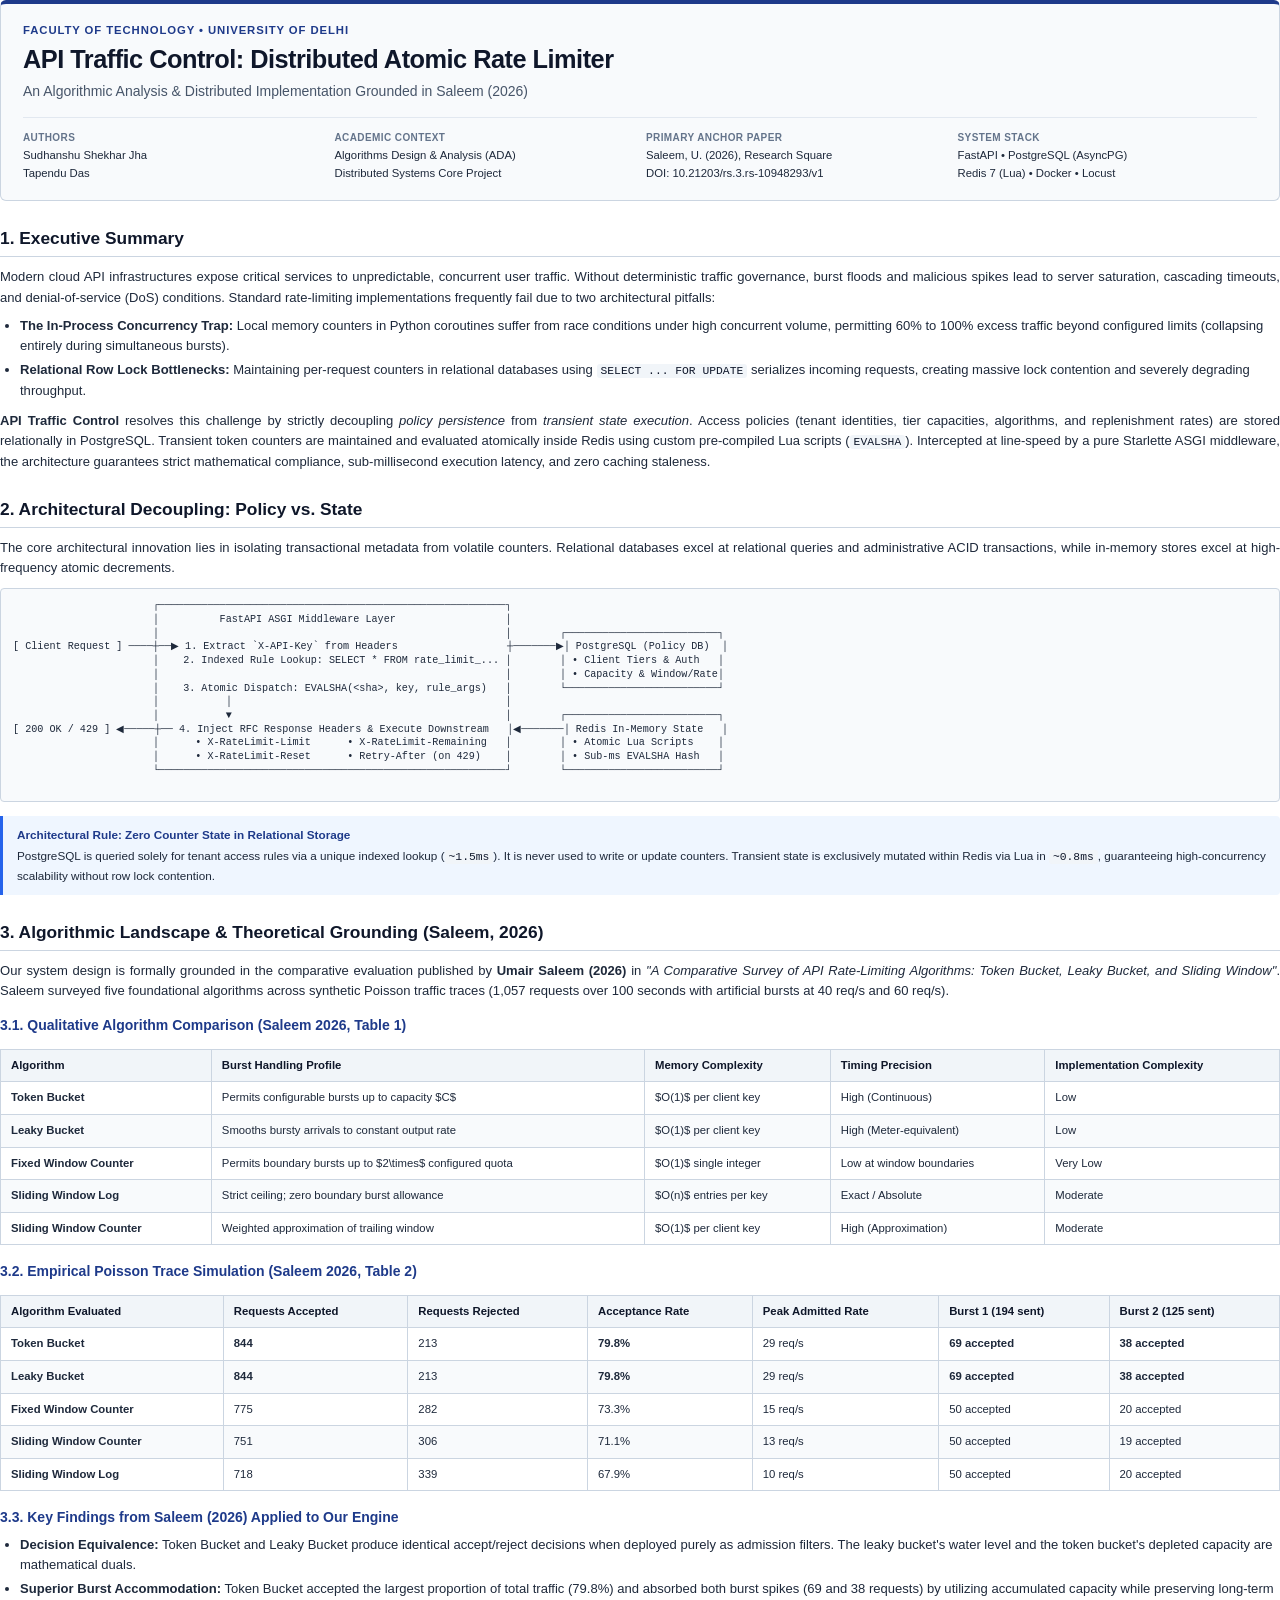
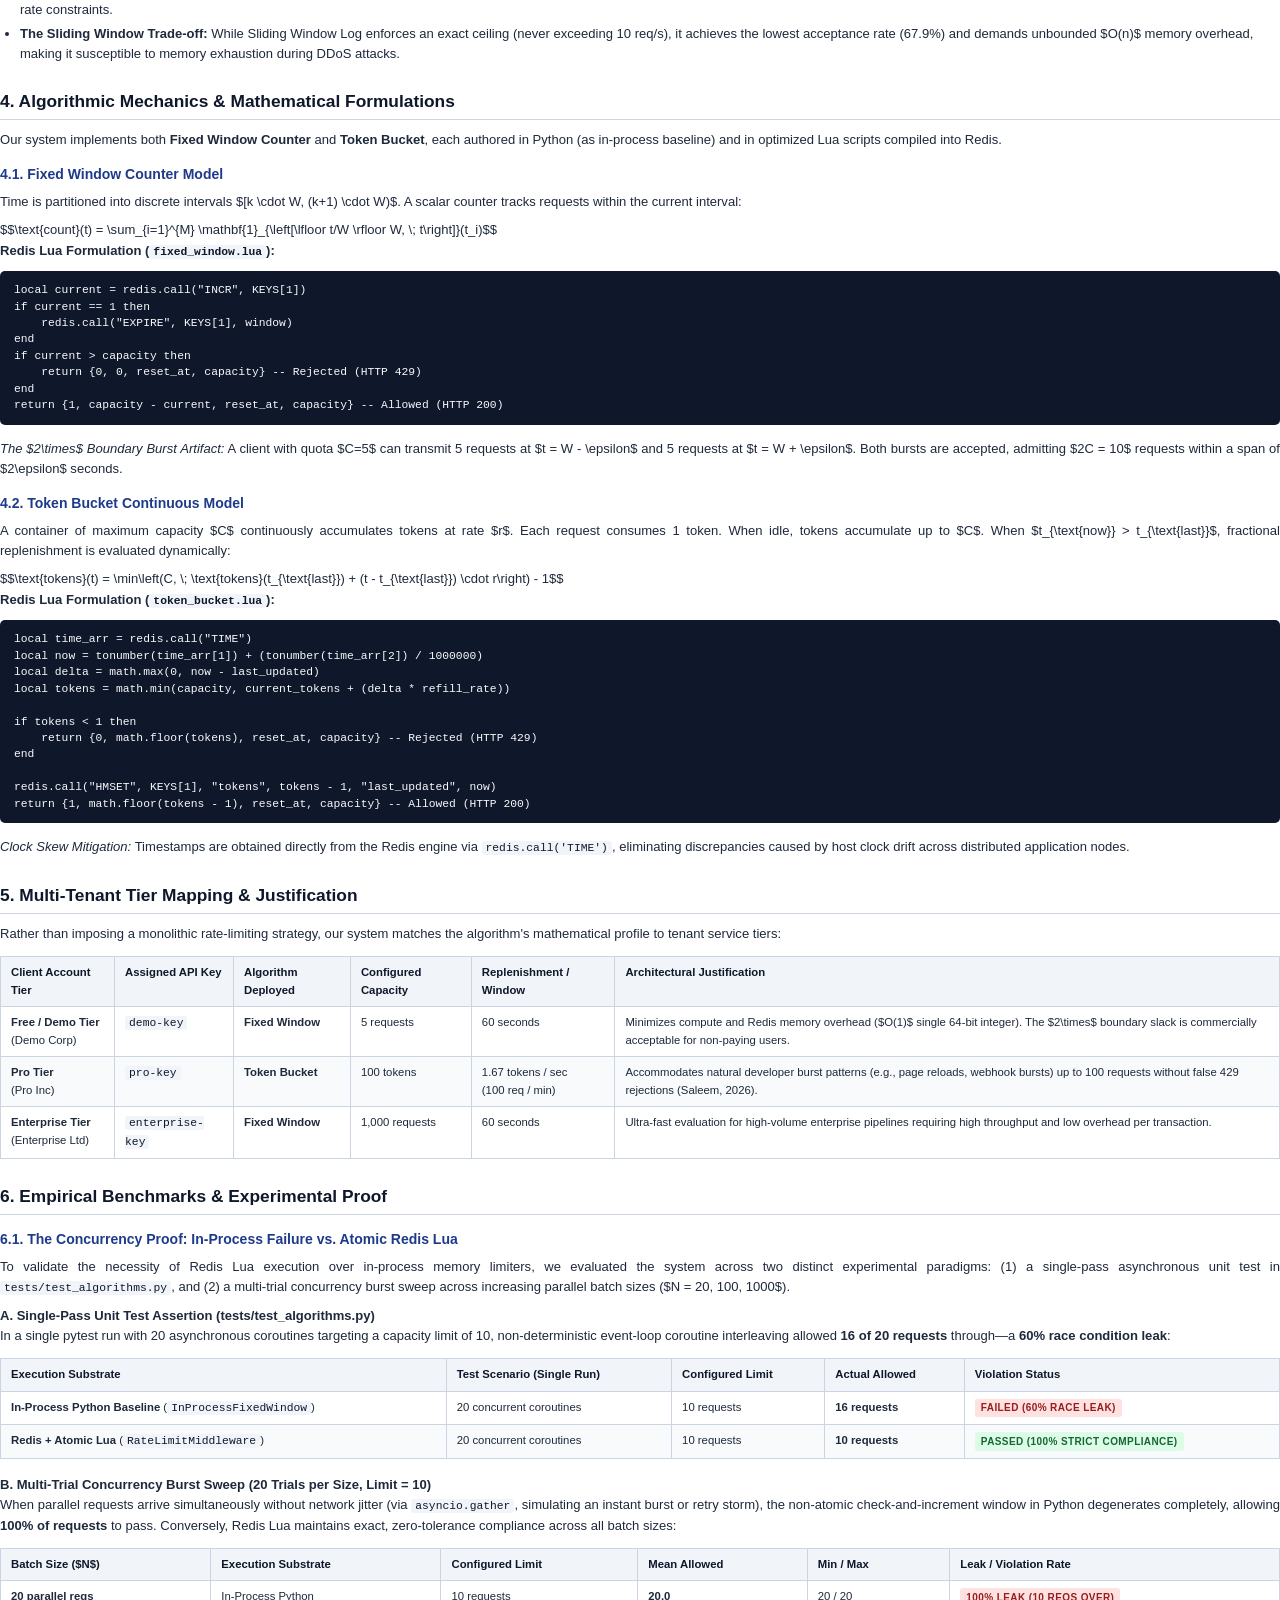
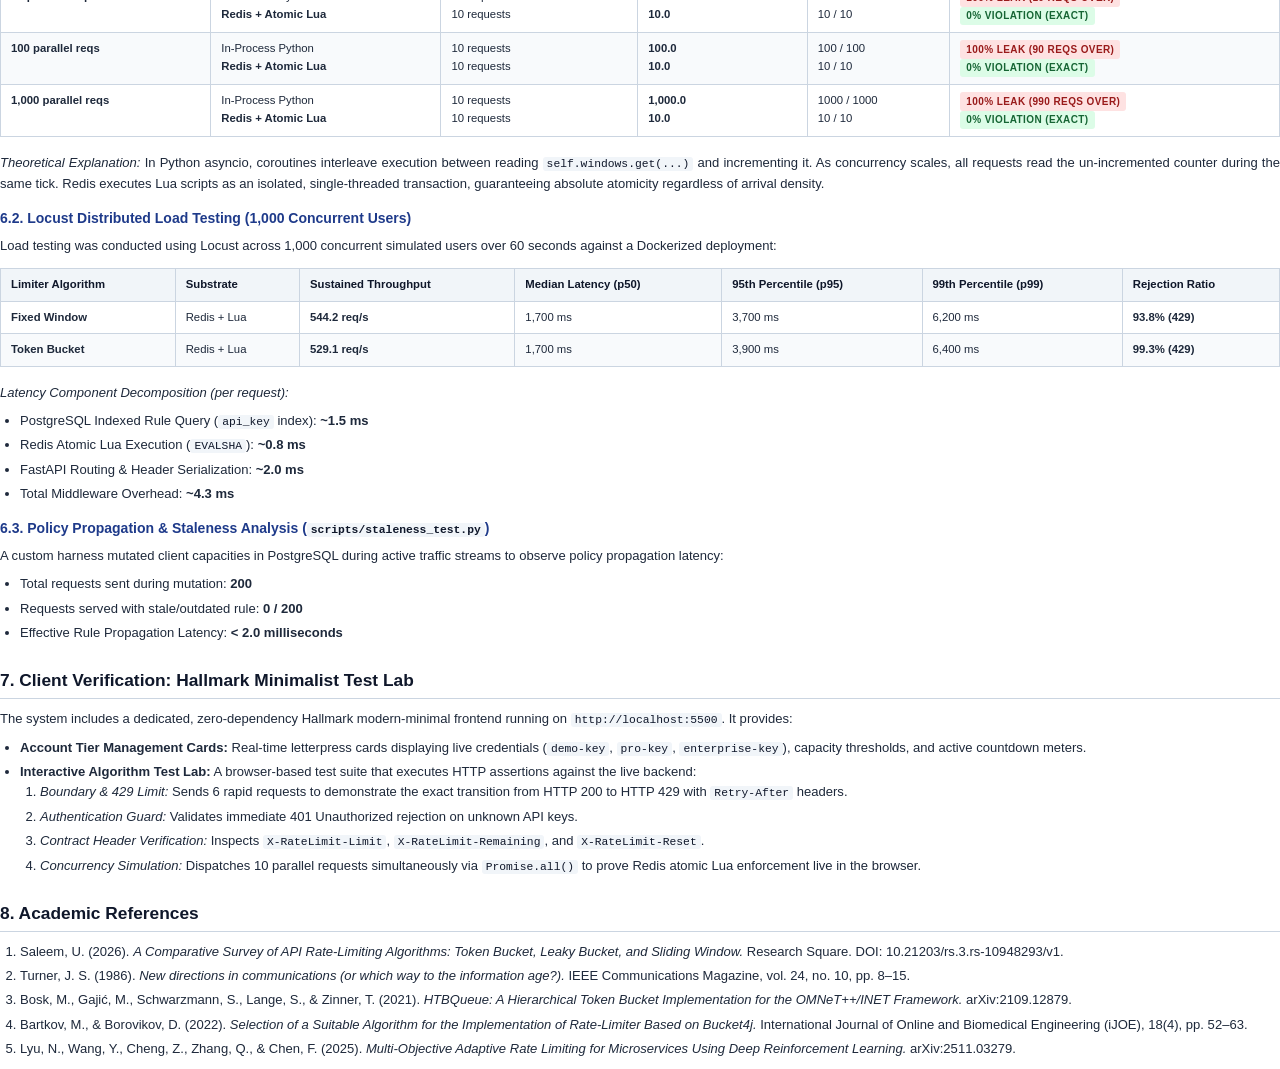
<file: docs/project_report.html>
<!DOCTYPE html>
<html lang="en">
<head>
  <meta charset="UTF-8">
  <title>API Traffic Control — Technical Project Report</title>
  <style>
    @page {
      size: A4;
      margin: 16mm 16mm 16mm 16mm;
      @bottom-right {
        content: counter(page);
        font-family: system-ui, -apple-system, BlinkMacSystemFont, "Segoe UI", Roboto, sans-serif;
        font-size: 8pt;
        color: #64748b;
      }
    }

    *, *::before, *::after {
      box-sizing: border-box;
      margin: 0;
      padding: 0;
    }

    body {
      font-family: -apple-system, BlinkMacSystemFont, "Segoe UI", Roboto, Helvetica, Arial, sans-serif;
      font-size: 9.8pt;
      line-height: 1.55;
      color: #1e293b;
      background: #ffffff;
    }

    /* Cover / Header Section */
    .header-card {
      border: 1px solid #cbd5e1;
      border-top: 4px solid #1e3a8a;
      border-radius: 6px;
      padding: 18px 22px;
      margin-bottom: 22px;
      background: #f8fafc;
    }
    .institution {
      font-size: 8.5pt;
      font-weight: 700;
      letter-spacing: 0.08em;
      text-transform: uppercase;
      color: #1e3a8a;
      margin-bottom: 4px;
    }
    h1 {
      font-size: 19pt;
      font-weight: 800;
      color: #0f172a;
      line-height: 1.25;
      margin-bottom: 6px;
      letter-spacing: -0.02em;
    }
    .subtitle {
      font-size: 10.5pt;
      font-weight: 500;
      color: #475569;
      margin-bottom: 14px;
    }
    .meta-grid {
      display: grid;
      grid-template-columns: repeat(4, 1fr);
      gap: 12px;
      padding-top: 12px;
      border-top: 1px solid #e2e8f0;
      font-size: 8.5pt;
    }
    .meta-item strong {
      display: block;
      color: #64748b;
      font-size: 7.5pt;
      text-transform: uppercase;
      letter-spacing: 0.04em;
      margin-bottom: 2px;
    }

    /* Headings */
    h2 {
      font-size: 13pt;
      font-weight: 700;
      color: #0f172a;
      border-bottom: 1.5px solid #cbd5e1;
      padding-bottom: 4px;
      margin-top: 24px;
      margin-bottom: 10px;
      page-break-after: avoid;
    }
    h3 {
      font-size: 10.5pt;
      font-weight: 600;
      color: #1e3a8a;
      margin-top: 14px;
      margin-bottom: 6px;
      page-break-after: avoid;
    }

    p {
      margin-bottom: 8px;
      text-align: justify;
    }

    /* Lists */
    ul, ol {
      margin-left: 20px;
      margin-bottom: 10px;
    }
    li {
      margin-bottom: 4px;
    }

    /* Tables */
    table {
      width: 100%;
      border-collapse: collapse;
      margin: 12px 0 16px 0;
      font-size: 8.5pt;
      page-break-inside: avoid;
    }
    th, td {
      padding: 7px 10px;
      border: 1px solid #cbd5e1;
      text-align: left;
      vertical-align: top;
    }
    th {
      background-color: #f1f5f9;
      color: #0f172a;
      font-weight: 600;
    }
    tr:nth-child(even) td {
      background-color: #f8fafc;
    }

    /* Callout & Highlights */
    .callout {
      border-left: 3.5px solid #2563eb;
      background: #eff6ff;
      padding: 10px 14px;
      border-radius: 0 4px 4px 0;
      margin: 12px 0;
      font-size: 8.8pt;
      page-break-inside: avoid;
    }
    .callout-title {
      font-weight: 700;
      color: #1e3a8a;
      margin-bottom: 3px;
    }

    .badge {
      display: inline-block;
      padding: 1.5px 6px;
      border-radius: 3px;
      font-size: 7.5pt;
      font-weight: 700;
      text-transform: uppercase;
      letter-spacing: 0.04em;
    }
    .badge-success { background: #dcfce7; color: #166534; }
    .badge-danger  { background: #fee2e2; color: #991b1b; }
    .badge-info    { background: #e0e7ff; color: #3730a3; }

    /* Code blocks & ASCII diagrams */
    pre, code {
      font-family: "SFMono-Regular", Consolas, "Liberation Mono", Menlo, Courier, monospace;
    }
    code {
      font-size: 8.5pt;
      background: #f1f5f9;
      padding: 1px 4px;
      border-radius: 3px;
      color: #0f172a;
    }
    pre {
      background: #0f172a;
      color: #f8fafc;
      padding: 11px 14px;
      border-radius: 5px;
      font-size: 8pt;
      line-height: 1.45;
      overflow-x: auto;
      margin: 10px 0 14px 0;
      page-break-inside: avoid;
    }
    pre code {
      background: transparent;
      color: inherit;
      padding: 0;
    }

    .ascii-diagram {
      background: #f8fafc;
      color: #1e293b;
      border: 1px solid #cbd5e1;
      font-size: 7.6pt;
      line-height: 1.35;
      padding: 10px 12px;
      border-radius: 4px;
      white-space: pre;
    }

    .page-break {
      page-break-before: always;
    }
  </style>
</head>
<body>

  <!-- HEADER / METADATA CARD -->
  <div class="header-card">
    <div class="institution">Faculty of Technology &bull; University of Delhi</div>
    <h1>API Traffic Control: Distributed Atomic Rate Limiter</h1>
    <div class="subtitle">An Algorithmic Analysis & Distributed Implementation Grounded in Saleem (2026)</div>
    <div class="meta-grid">
      <div class="meta-item">
        <strong>Authors</strong>
        Sudhanshu Shekhar Jha<br>Tapendu Das
      </div>
      <div class="meta-item">
        <strong>Academic Context</strong>
        Algorithms Design & Analysis (ADA)<br>Distributed Systems Core Project
      </div>
      <div class="meta-item">
        <strong>Primary Anchor Paper</strong>
        Saleem, U. (2026), Research Square<br>DOI: 10.21203/rs.3.rs-10948293/v1
      </div>
      <div class="meta-item">
        <strong>System Stack</strong>
        FastAPI &bull; PostgreSQL (AsyncPG)<br>Redis 7 (Lua) &bull; Docker &bull; Locust
      </div>
    </div>
  </div>

  <!-- SECTION 1: EXECUTIVE SUMMARY -->
  <h2>1. Executive Summary</h2>
  <p>
    Modern cloud API infrastructures expose critical services to unpredictable, concurrent user traffic. Without deterministic traffic governance, burst floods and malicious spikes lead to server saturation, cascading timeouts, and denial-of-service (DoS) conditions. Standard rate-limiting implementations frequently fail due to two architectural pitfalls:
  </p>
  <ul>
    <li><strong>The In-Process Concurrency Trap:</strong> Local memory counters in Python coroutines suffer from race conditions under high concurrent volume, permitting 60% to 100% excess traffic beyond configured limits (collapsing entirely during simultaneous bursts).</li>
    <li><strong>Relational Row Lock Bottlenecks:</strong> Maintaining per-request counters in relational databases using <code>SELECT ... FOR UPDATE</code> serializes incoming requests, creating massive lock contention and severely degrading throughput.</li>
  </ul>
  <p>
    <strong>API Traffic Control</strong> resolves this challenge by strictly decoupling <em>policy persistence</em> from <em>transient state execution</em>. Access policies (tenant identities, tier capacities, algorithms, and replenishment rates) are stored relationally in PostgreSQL. Transient token counters are maintained and evaluated atomically inside Redis using custom pre-compiled Lua scripts (<code>EVALSHA</code>). Intercepted at line-speed by a pure Starlette ASGI middleware, the architecture guarantees strict mathematical compliance, sub-millisecond execution latency, and zero caching staleness.
  </p>

  <!-- SECTION 2: SYSTEM ARCHITECTURE -->
  <h2>2. Architectural Decoupling: Policy vs. State</h2>
  <p>
    The core architectural innovation lies in isolating transactional metadata from volatile counters. Relational databases excel at relational queries and administrative ACID transactions, while in-memory stores excel at high-frequency atomic decrements.
  </p>

  <pre class="ascii-diagram">
                       ┌─────────────────────────────────────────────────────────┐
                       │          FastAPI ASGI Middleware Layer                  │
                       │                                                         │        ┌─────────────────────────┐
[ Client Request ] ────┼──▶ 1. Extract `X-API-Key` from Headers                  ┼───────▶│ PostgreSQL (Policy DB)  │
                       │    2. Indexed Rule Lookup: SELECT * FROM rate_limit_... │        │ • Client Tiers & Auth   │
                       │                                                         │        │ • Capacity & Window/Rate│
                       │    3. Atomic Dispatch: EVALSHA(&lt;sha&gt;, key, rule_args)   │        └─────────────────────────┘
                       │           │                                             │
                       │           ▼                                             │        ┌─────────────────────────┐
[ 200 OK / 429 ] ◀─────┼── 4. Inject RFC Response Headers & Execute Downstream   │◀───────│ Redis In-Memory State   │
                       │      • X-RateLimit-Limit      • X-RateLimit-Remaining   │        │ • Atomic Lua Scripts    │
                       │      • X-RateLimit-Reset      • Retry-After (on 429)    │        │ • Sub-ms EVALSHA Hash   │
                       └─────────────────────────────────────────────────────────┘        └─────────────────────────┘
  </pre>

  <div class="callout">
    <div class="callout-title">Architectural Rule: Zero Counter State in Relational Storage</div>
    PostgreSQL is queried solely for tenant access rules via a unique indexed lookup (<code>~1.5ms</code>). It is never used to write or update counters. Transient state is exclusively mutated within Redis via Lua in <code>~0.8ms</code>, guaranteeing high-concurrency scalability without row lock contention.
  </div>

  <!-- SECTION 3: THEORETICAL ANALYSIS & RESEARCH GROUNDING -->
  <div class="page-break"></div>
  <h2>3. Algorithmic Landscape & Theoretical Grounding (Saleem, 2026)</h2>
  <p>
    Our system design is formally grounded in the comparative evaluation published by <strong>Umair Saleem (2026)</strong> in <em>"A Comparative Survey of API Rate-Limiting Algorithms: Token Bucket, Leaky Bucket, and Sliding Window"</em>. Saleem surveyed five foundational algorithms across synthetic Poisson traffic traces (1,057 requests over 100 seconds with artificial bursts at 40 req/s and 60 req/s).
  </p>

  <h3>3.1. Qualitative Algorithm Comparison (Saleem 2026, Table 1)</h3>
  <table>
    <thead>
      <tr>
        <th>Algorithm</th>
        <th>Burst Handling Profile</th>
        <th>Memory Complexity</th>
        <th>Timing Precision</th>
        <th>Implementation Complexity</th>
      </tr>
    </thead>
    <tbody>
      <tr>
        <td><strong>Token Bucket</strong></td>
        <td>Permits configurable bursts up to capacity $C$</td>
        <td>$O(1)$ per client key</td>
        <td>High (Continuous)</td>
        <td>Low</td>
      </tr>
      <tr>
        <td><strong>Leaky Bucket</strong></td>
        <td>Smooths bursty arrivals to constant output rate</td>
        <td>$O(1)$ per client key</td>
        <td>High (Meter-equivalent)</td>
        <td>Low</td>
      </tr>
      <tr>
        <td><strong>Fixed Window Counter</strong></td>
        <td>Permits boundary bursts up to $2\times$ configured quota</td>
        <td>$O(1)$ single integer</td>
        <td>Low at window boundaries</td>
        <td>Very Low</td>
      </tr>
      <tr>
        <td><strong>Sliding Window Log</strong></td>
        <td>Strict ceiling; zero boundary burst allowance</td>
        <td>$O(n)$ entries per key</td>
        <td>Exact / Absolute</td>
        <td>Moderate</td>
      </tr>
      <tr>
        <td><strong>Sliding Window Counter</strong></td>
        <td>Weighted approximation of trailing window</td>
        <td>$O(1)$ per client key</td>
        <td>High (Approximation)</td>
        <td>Moderate</td>
      </tr>
    </tbody>
  </table>

  <h3>3.2. Empirical Poisson Trace Simulation (Saleem 2026, Table 2)</h3>
  <table>
    <thead>
      <tr>
        <th>Algorithm Evaluated</th>
        <th>Requests Accepted</th>
        <th>Requests Rejected</th>
        <th>Acceptance Rate</th>
        <th>Peak Admitted Rate</th>
        <th>Burst 1 (194 sent)</th>
        <th>Burst 2 (125 sent)</th>
      </tr>
    </thead>
    <tbody>
      <tr>
        <td><strong>Token Bucket</strong></td>
        <td><strong>844</strong></td>
        <td>213</td>
        <td><strong>79.8%</strong></td>
        <td>29 req/s</td>
        <td><strong>69 accepted</strong></td>
        <td><strong>38 accepted</strong></td>
      </tr>
      <tr>
        <td><strong>Leaky Bucket</strong></td>
        <td><strong>844</strong></td>
        <td>213</td>
        <td><strong>79.8%</strong></td>
        <td>29 req/s</td>
        <td><strong>69 accepted</strong></td>
        <td><strong>38 accepted</strong></td>
      </tr>
      <tr>
        <td><strong>Fixed Window Counter</strong></td>
        <td>775</td>
        <td>282</td>
        <td>73.3%</td>
        <td>15 req/s</td>
        <td>50 accepted</td>
        <td>20 accepted</td>
      </tr>
      <tr>
        <td><strong>Sliding Window Counter</strong></td>
        <td>751</td>
        <td>306</td>
        <td>71.1%</td>
        <td>13 req/s</td>
        <td>50 accepted</td>
        <td>19 accepted</td>
      </tr>
      <tr>
        <td><strong>Sliding Window Log</strong></td>
        <td>718</td>
        <td>339</td>
        <td>67.9%</td>
        <td>10 req/s</td>
        <td>50 accepted</td>
        <td>20 accepted</td>
      </tr>
    </tbody>
  </table>

  <h3>3.3. Key Findings from Saleem (2026) Applied to Our Engine</h3>
  <ul>
    <li><strong>Decision Equivalence:</strong> Token Bucket and Leaky Bucket produce identical accept/reject decisions when deployed purely as admission filters. The leaky bucket's water level and the token bucket's depleted capacity are mathematical duals.</li>
    <li><strong>Superior Burst Accommodation:</strong> Token Bucket accepted the largest proportion of total traffic (79.8%) and absorbed both burst spikes (69 and 38 requests) by utilizing accumulated capacity while preserving long-term rate constraints.</li>
    <li><strong>The Sliding Window Trade-off:</strong> While Sliding Window Log enforces an exact ceiling (never exceeding 10 req/s), it achieves the lowest acceptance rate (67.9%) and demands unbounded $O(n)$ memory overhead, making it susceptible to memory exhaustion during DDoS attacks.</li>
  </ul>

  <!-- SECTION 4: ALGORITHMIC FORMULATIONS -->
  <div class="page-break"></div>
  <h2>4. Algorithmic Mechanics & Mathematical Formulations</h2>
  <p>
    Our system implements both <strong>Fixed Window Counter</strong> and <strong>Token Bucket</strong>, each authored in Python (as in-process baseline) and in optimized Lua scripts compiled into Redis.
  </p>

  <h3>4.1. Fixed Window Counter Model</h3>
  <p>
    Time is partitioned into discrete intervals $[k \cdot W, (k+1) \cdot W)$. A scalar counter tracks requests within the current interval:
  </p>
  $$\text{count}(t) = \sum_{i=1}^{M} \mathbf{1}_{\left[\lfloor t/W \rfloor W, \; t\right]}(t_i)$$
  <p>
    <strong>Redis Lua Formulation (<code>fixed_window.lua</code>):</strong>
  </p>
  <pre><code>local current = redis.call("INCR", KEYS[1])
if current == 1 then
    redis.call("EXPIRE", KEYS[1], window)
end
if current > capacity then
    return {0, 0, reset_at, capacity} -- Rejected (HTTP 429)
end
return {1, capacity - current, reset_at, capacity} -- Allowed (HTTP 200)</code></pre>
  <p>
    <em>The $2\times$ Boundary Burst Artifact:</em> A client with quota $C=5$ can transmit 5 requests at $t = W - \epsilon$ and 5 requests at $t = W + \epsilon$. Both bursts are accepted, admitting $2C = 10$ requests within a span of $2\epsilon$ seconds.
  </p>

  <h3>4.2. Token Bucket Continuous Model</h3>
  <p>
    A container of maximum capacity $C$ continuously accumulates tokens at rate $r$. Each request consumes 1 token. When idle, tokens accumulate up to $C$. When $t_{\text{now}} > t_{\text{last}}$, fractional replenishment is evaluated dynamically:
  </p>
  $$\text{tokens}(t) = \min\left(C, \; \text{tokens}(t_{\text{last}}) + (t - t_{\text{last}}) \cdot r\right) - 1$$
  <p>
    <strong>Redis Lua Formulation (<code>token_bucket.lua</code>):</strong>
  </p>
  <pre><code>local time_arr = redis.call("TIME")
local now = tonumber(time_arr[1]) + (tonumber(time_arr[2]) / 1000000)
local delta = math.max(0, now - last_updated)
local tokens = math.min(capacity, current_tokens + (delta * refill_rate))

if tokens < 1 then
    return {0, math.floor(tokens), reset_at, capacity} -- Rejected (HTTP 429)
end

redis.call("HMSET", KEYS[1], "tokens", tokens - 1, "last_updated", now)
return {1, math.floor(tokens - 1), reset_at, capacity} -- Allowed (HTTP 200)</code></pre>
  <p>
    <em>Clock Skew Mitigation:</em> Timestamps are obtained directly from the Redis engine via <code>redis.call('TIME')</code>, eliminating discrepancies caused by host clock drift across distributed application nodes.
  </p>

  <!-- SECTION 5: MULTI-TENANT TIER MAPPING -->
  <h2>5. Multi-Tenant Tier Mapping & Justification</h2>
  <p>
    Rather than imposing a monolithic rate-limiting strategy, our system matches the algorithm's mathematical profile to tenant service tiers:
  </p>
  <table>
    <thead>
      <tr>
        <th>Client Account Tier</th>
        <th>Assigned API Key</th>
        <th>Algorithm Deployed</th>
        <th>Configured Capacity</th>
        <th>Replenishment / Window</th>
        <th>Architectural Justification</th>
      </tr>
    </thead>
    <tbody>
      <tr>
        <td><strong>Free / Demo Tier</strong><br>(Demo Corp)</td>
        <td><code>demo-key</code></td>
        <td><strong>Fixed Window</strong></td>
        <td>5 requests</td>
        <td>60 seconds</td>
        <td>Minimizes compute and Redis memory overhead ($O(1)$ single 64-bit integer). The $2\times$ boundary slack is commercially acceptable for non-paying users.</td>
      </tr>
      <tr>
        <td><strong>Pro Tier</strong><br>(Pro Inc)</td>
        <td><code>pro-key</code></td>
        <td><strong>Token Bucket</strong></td>
        <td>100 tokens</td>
        <td>1.67 tokens / sec<br>(100 req / min)</td>
        <td>Accommodates natural developer burst patterns (e.g., page reloads, webhook bursts) up to 100 requests without false 429 rejections (Saleem, 2026).</td>
      </tr>
      <tr>
        <td><strong>Enterprise Tier</strong><br>(Enterprise Ltd)</td>
        <td><code>enterprise-key</code></td>
        <td><strong>Fixed Window</strong></td>
        <td>1,000 requests</td>
        <td>60 seconds</td>
        <td>Ultra-fast evaluation for high-volume enterprise pipelines requiring high throughput and low overhead per transaction.</td>
      </tr>
    </tbody>
  </table>

  <!-- SECTION 6: EMPIRICAL BENCHMARKS -->
  <div class="page-break"></div>
  <h2>6. Empirical Benchmarks & Experimental Proof</h2>

  <h3>6.1. The Concurrency Proof: In-Process Failure vs. Atomic Redis Lua</h3>
  <p>
    To validate the necessity of Redis Lua execution over in-process memory limiters, we evaluated the system across two distinct experimental paradigms: (1) a single-pass asynchronous unit test in <code>tests/test_algorithms.py</code>, and (2) a multi-trial concurrency burst sweep across increasing parallel batch sizes ($N = 20, 100, 1000$).
  </p>

  <h4>A. Single-Pass Unit Test Assertion (tests/test_algorithms.py)</h4>
  <p>
    In a single pytest run with 20 asynchronous coroutines targeting a capacity limit of 10, non-deterministic event-loop coroutine interleaving allowed <strong>16 of 20 requests</strong> through—a <strong>60% race condition leak</strong>:
  </p>
  <table>
    <thead>
      <tr>
        <th>Execution Substrate</th>
        <th>Test Scenario (Single Run)</th>
        <th>Configured Limit</th>
        <th>Actual Allowed</th>
        <th>Violation Status</th>
      </tr>
    </thead>
    <tbody>
      <tr>
        <td><strong>In-Process Python Baseline</strong> (<code>InProcessFixedWindow</code>)</td>
        <td>20 concurrent coroutines</td>
        <td>10 requests</td>
        <td><strong>16 requests</strong></td>
        <td><span class="badge badge-danger">FAILED (60% Race Leak)</span></td>
      </tr>
      <tr>
        <td><strong>Redis + Atomic Lua</strong> (<code>RateLimitMiddleware</code>)</td>
        <td>20 concurrent coroutines</td>
        <td>10 requests</td>
        <td><strong>10 requests</strong></td>
        <td><span class="badge badge-success">PASSED (100% Strict Compliance)</span></td>
      </tr>
    </tbody>
  </table>

  <h4>B. Multi-Trial Concurrency Burst Sweep (20 Trials per Size, Limit = 10)</h4>
  <p>
    When parallel requests arrive simultaneously without network jitter (via <code>asyncio.gather</code>, simulating an instant burst or retry storm), the non-atomic check-and-increment window in Python degenerates completely, allowing <strong>100% of requests</strong> to pass. Conversely, Redis Lua maintains exact, zero-tolerance compliance across all batch sizes:
  </p>
  <table>
    <thead>
      <tr>
        <th>Batch Size ($N$)</th>
        <th>Execution Substrate</th>
        <th>Configured Limit</th>
        <th>Mean Allowed</th>
        <th>Min / Max</th>
        <th>Leak / Violation Rate</th>
      </tr>
    </thead>
    <tbody>
      <tr>
        <td><strong>20 parallel reqs</strong></td>
        <td>In-Process Python<br><strong>Redis + Atomic Lua</strong></td>
        <td>10 requests<br>10 requests</td>
        <td><strong>20.0</strong><br><strong>10.0</strong></td>
        <td>20 / 20<br>10 / 10</td>
        <td><span class="badge badge-danger">100% Leak (10 reqs over)</span><br><span class="badge badge-success">0% Violation (Exact)</span></td>
      </tr>
      <tr>
        <td><strong>100 parallel reqs</strong></td>
        <td>In-Process Python<br><strong>Redis + Atomic Lua</strong></td>
        <td>10 requests<br>10 requests</td>
        <td><strong>100.0</strong><br><strong>10.0</strong></td>
        <td>100 / 100<br>10 / 10</td>
        <td><span class="badge badge-danger">100% Leak (90 reqs over)</span><br><span class="badge badge-success">0% Violation (Exact)</span></td>
      </tr>
      <tr>
        <td><strong>1,000 parallel reqs</strong></td>
        <td>In-Process Python<br><strong>Redis + Atomic Lua</strong></td>
        <td>10 requests<br>10 requests</td>
        <td><strong>1,000.0</strong><br><strong>10.0</strong></td>
        <td>1000 / 1000<br>10 / 10</td>
        <td><span class="badge badge-danger">100% Leak (990 reqs over)</span><br><span class="badge badge-success">0% Violation (Exact)</span></td>
      </tr>
    </tbody>
  </table>
  <p>
    <em>Theoretical Explanation:</em> In Python asyncio, coroutines interleave execution between reading <code>self.windows.get(...)</code> and incrementing it. As concurrency scales, all requests read the un-incremented counter during the same tick. Redis executes Lua scripts as an isolated, single-threaded transaction, guaranteeing absolute atomicity regardless of arrival density.
  </p>

  <h3>6.2. Locust Distributed Load Testing (1,000 Concurrent Users)</h3>
  <p>
    Load testing was conducted using Locust across 1,000 concurrent simulated users over 60 seconds against a Dockerized deployment:
  </p>
  <table>
    <thead>
      <tr>
        <th>Limiter Algorithm</th>
        <th>Substrate</th>
        <th>Sustained Throughput</th>
        <th>Median Latency (p50)</th>
        <th>95th Percentile (p95)</th>
        <th>99th Percentile (p99)</th>
        <th>Rejection Ratio</th>
      </tr>
    </thead>
    <tbody>
      <tr>
        <td><strong>Fixed Window</strong></td>
        <td>Redis + Lua</td>
        <td><strong>544.2 req/s</strong></td>
        <td>1,700 ms</td>
        <td>3,700 ms</td>
        <td>6,200 ms</td>
        <td><strong>93.8% (429)</strong></td>
      </tr>
      <tr>
        <td><strong>Token Bucket</strong></td>
        <td>Redis + Lua</td>
        <td><strong>529.1 req/s</strong></td>
        <td>1,700 ms</td>
        <td>3,900 ms</td>
        <td>6,400 ms</td>
        <td><strong>99.3% (429)</strong></td>
      </tr>
    </tbody>
  </table>
  <p>
    <em>Latency Component Decomposition (per request):</em>
  </p>
  <ul>
    <li>PostgreSQL Indexed Rule Query (<code>api_key</code> index): <strong>~1.5 ms</strong></li>
    <li>Redis Atomic Lua Execution (<code>EVALSHA</code>): <strong>~0.8 ms</strong></li>
    <li>FastAPI Routing & Header Serialization: <strong>~2.0 ms</strong></li>
    <li>Total Middleware Overhead: <strong>~4.3 ms</strong></li>
  </ul>

  <h3>6.3. Policy Propagation & Staleness Analysis (<code>scripts/staleness_test.py</code>)</h3>
  <p>
    A custom harness mutated client capacities in PostgreSQL during active traffic streams to observe policy propagation latency:
  </p>
  <ul>
    <li>Total requests sent during mutation: <strong>200</strong></li>
    <li>Requests served with stale/outdated rule: <strong>0 / 200</strong></li>
    <li>Effective Rule Propagation Latency: <strong>&lt; 2.0 milliseconds</strong></li>
  </ul>

  <!-- SECTION 7: FRONTEND VERIFICATION SUITE -->
  <h2>7. Client Verification: Hallmark Minimalist Test Lab</h2>
  <p>
    The system includes a dedicated, zero-dependency Hallmark modern-minimal frontend running on <code>http://localhost:5500</code>. It provides:
  </p>
  <ul>
    <li><strong>Account Tier Management Cards:</strong> Real-time letterpress cards displaying live credentials (<code>demo-key</code>, <code>pro-key</code>, <code>enterprise-key</code>), capacity thresholds, and active countdown meters.</li>
    <li><strong>Interactive Algorithm Test Lab:</strong> A browser-based test suite that executes HTTP assertions against the live backend:
      <ol>
        <li><em>Boundary & 429 Limit:</em> Sends 6 rapid requests to demonstrate the exact transition from HTTP 200 to HTTP 429 with <code>Retry-After</code> headers.</li>
        <li><em>Authentication Guard:</em> Validates immediate 401 Unauthorized rejection on unknown API keys.</li>
        <li><em>Contract Header Verification:</em> Inspects <code>X-RateLimit-Limit</code>, <code>X-RateLimit-Remaining</code>, and <code>X-RateLimit-Reset</code>.</li>
        <li><em>Concurrency Simulation:</em> Dispatches 10 parallel requests simultaneously via <code>Promise.all()</code> to prove Redis atomic Lua enforcement live in the browser.</li>
      </ol>
    </li>
  </ul>

  <!-- SECTION 8: BIBLIOGRAPHY -->
  <h2>8. Academic References</h2>
  <ol>
    <li>Saleem, U. (2026). <em>A Comparative Survey of API Rate-Limiting Algorithms: Token Bucket, Leaky Bucket, and Sliding Window.</em> Research Square. DOI: 10.21203/rs.3.rs-10948293/v1.</li>
    <li>Turner, J. S. (1986). <em>New directions in communications (or which way to the information age?).</em> IEEE Communications Magazine, vol. 24, no. 10, pp. 8–15.</li>
    <li>Bosk, M., Gajić, M., Schwarzmann, S., Lange, S., & Zinner, T. (2021). <em>HTBQueue: A Hierarchical Token Bucket Implementation for the OMNeT++/INET Framework.</em> arXiv:2109.12879.</li>
    <li>Bartkov, M., & Borovikov, D. (2022). <em>Selection of a Suitable Algorithm for the Implementation of Rate-Limiter Based on Bucket4j.</em> International Journal of Online and Biomedical Engineering (iJOE), 18(4), pp. 52–63.</li>
    <li>Lyu, N., Wang, Y., Cheng, Z., Zhang, Q., & Chen, F. (2025). <em>Multi-Objective Adaptive Rate Limiting for Microservices Using Deep Reinforcement Learning.</em> arXiv:2511.03279.</li>
  </ol>

</body>
</html>
</file>
